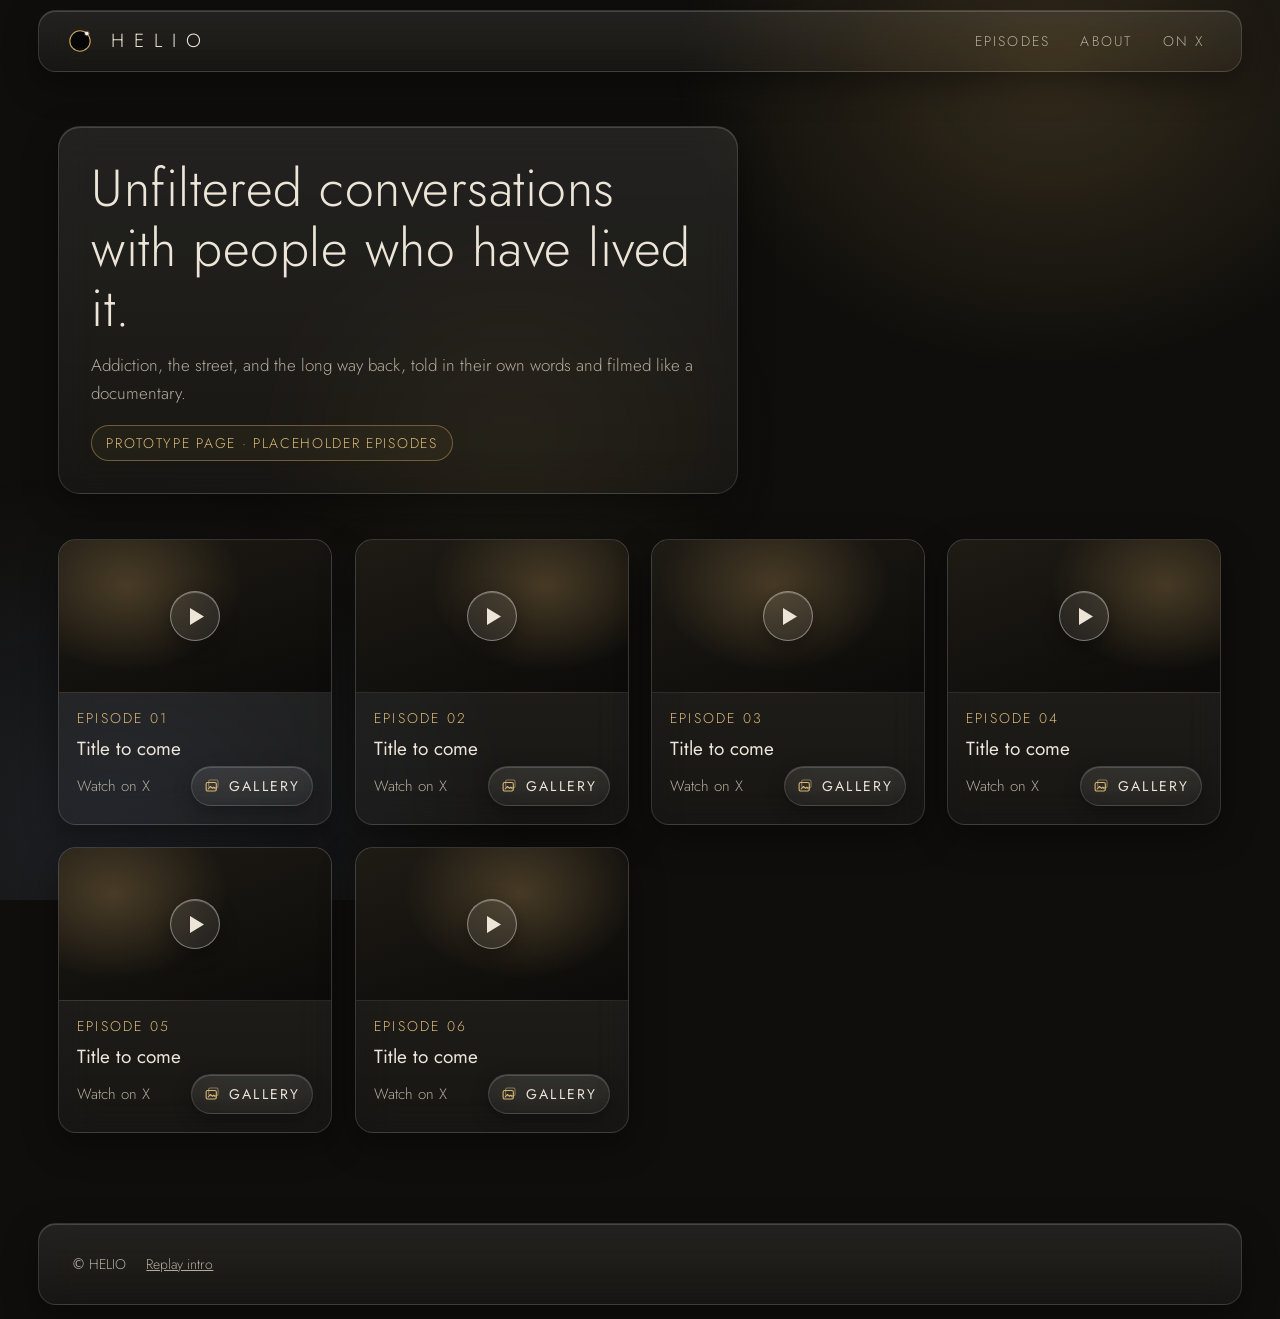
<file: episodes.html>
<!doctype html>
<html lang="en">
<head>
<meta charset="utf-8">
<meta name="viewport" content="width=device-width, initial-scale=1, viewport-fit=cover">
<title>HELIO · Episodes</title>
<meta name="description" content="HELIO: cinematic interviews with people who have lived it.">
<meta name="theme-color" content="#0F0E0C">
<meta property="og:type" content="website">
<meta property="og:title" content="Helio">
<meta property="og:description" content="Cinematic interviews with people who have lived it.">
<meta property="og:image" content="https://ghost00tsohg.github.io/helio-site/og-image.jpg">
<meta property="og:image:width" content="1200">
<meta property="og:image:height" content="630">
<meta property="og:url" content="https://ghost00tsohg.github.io/helio-site/episodes.html">
<meta name="twitter:card" content="summary_large_image">
<link rel="icon" href="./assets/favicon.svg" type="image/svg+xml">
<link rel="apple-touch-icon" href="./assets/apple-touch-icon.png">
<script>try{if(sessionStorage.getItem('helio:from-intro')){document.documentElement.classList.add('arrive');sessionStorage.removeItem('helio:from-intro')}}catch(e){}</script>
<style>@font-face{font-family:Jost;src:url(assets/fonts/jost-300-500.woff2)format("woff2");font-weight:300 500;font-display:swap}:root{--bg:#0f0e0c;--gold:#c9a35e;--ivory:#ece5d8;--muted:#b3ab9c;--pearl:#fbf1dc;--glass:linear-gradient(180deg, #ffffff16, #ffffff09);--glass-edge:#ffffff21;--glass-hi:inset 0 1px 0 #ffffff29;--glass-shadow:0 12px 34px #00000061;--blur:blur(18px) saturate(140%)}*{box-sizing:border-box;margin:0;padding:0}body{background:var(--bg);color:var(--ivory);-webkit-font-smoothing:antialiased;min-height:100vh;font:300 16px/1.6 Jost,ui-sans-serif,system-ui,sans-serif}body:before{content:"";z-index:-1;pointer-events:none;background:radial-gradient(42vmax 34vmax at 82% 8%,#c9a35e33,#c9a35e00 70%),radial-gradient(48vmax 40vmax at 8% 92%,#6c7ca029,#6c7ca000 70%),radial-gradient(30vmax 26vmax at 40% 48%,#c9a35e12,#c9a35e00 70%);position:fixed;inset:0}a{color:inherit}.glass,header,.lede,.card,footer{background:var(--glass);border:1px solid var(--glass-edge);box-shadow:var(--glass-hi), var(--glass-shadow);-webkit-backdrop-filter:var(--blur);backdrop-filter:var(--blur)}header{top:max(10px, env(safe-area-inset-top));z-index:5;margin:max(10px, env(safe-area-inset-top)) clamp(10px, 3vw, 40px) 0;border-radius:18px;align-items:center;gap:14px;padding:8px clamp(12px,2.4vw,24px);display:flex;position:sticky}.logo{align-items:center;gap:14px;min-height:44px;text-decoration:none;display:flex}.ring{width:34px;height:34px;overflow:visible}.word{letter-spacing:.52em;font-size:19px;font-weight:300}header nav{letter-spacing:.16em;text-transform:uppercase;color:var(--muted);gap:6px;margin-left:auto;font-size:14px;display:flex}header nav a{border-radius:12px;align-items:center;min-height:44px;padding:0 12px;text-decoration:none;display:inline-flex}header nav a:hover,header nav a:focus-visible{color:var(--ivory);background:#ffffff0f;outline:none}header nav a:focus-visible{border-radius:999px;box-shadow:0 0 0 3px #c9a35e8c}main{max-width:1240px;margin:0 auto;padding:4vh clamp(14px,3vw,40px) 10vh}.lede{border-radius:22px;max-width:680px;margin:2vh 0 5vh;padding:clamp(20px,3vw,32px)}.lede h1{letter-spacing:.01em;font-size:clamp(30px,4.4vw,52px);font-weight:300;line-height:1.15}.lede p{color:var(--muted);margin-top:14px;font-size:17px}.note{letter-spacing:.12em;text-transform:uppercase;color:#d9b877;background:#c9a35e0f;border:1px solid #c9a35e73;border-radius:99px;margin-top:18px;padding:6px 14px;font-size:14px;display:inline-block}.grid{grid-template-columns:repeat(auto-fill,minmax(260px,1fr));gap:22px;display:grid}.card{--parx:0px;--pary:0px;transform:translate3d(var(--parx), var(--pary), 0);will-change:transform;border-radius:18px;transition:transform .3s,border-color .3s,box-shadow .3s;display:block;position:relative;overflow:hidden}@media (hover:hover){.grid .card:hover{transform:translate3d(var(--parx),calc(var(--pary) - 3px),0);border-color:#ffffff5c;box-shadow:var(--glass-hi),var(--glass-shadow),0 0 0 .5px #c9a35e40,0 0 26px #c9a35e52}}@media (prefers-reduced-motion:reduce){.card{will-change:auto;transform:none!important}.grid .card:before,.grid .card:after{animation:none!important}}@property --edge{syntax:"<angle>";inherits:false;initial-value:40deg}.grid .card:before,.grid .card:after{content:"";pointer-events:none;border-radius:inherit;position:absolute;opacity:0;transition:opacity .35s}.grid .card:before{z-index:2;background:conic-gradient(from var(--edge),transparent 0deg 250deg,#c9a35e00 262deg,#c9a35e8c 300deg,#fbf1dcd9 318deg,#c9a35e80 334deg,transparent 352deg);-webkit-mask:linear-gradient(#000 0 0) content-box,linear-gradient(#000 0 0);-webkit-mask-composite:xor,source-over;mask:linear-gradient(#000 0 0) content-box exclude,linear-gradient(#000 0 0);padding:1px;inset:-1px}.grid .card:after{z-index:1;background:radial-gradient(closest-side,#c9a35e29,#c9a35e0f 60%,#0000);inset:-14px -22px}@keyframes enter-edge{to{--edge:400deg}}@keyframes enter-glow{0%{opacity:.35}to{opacity:.8}}@media (hover:hover){.grid .card:hover:before{opacity:1;animation:7s linear infinite enter-edge}.grid .card:hover:after{opacity:.5;animation:5.6s ease-in-out infinite alternate enter-glow}}@media (hover:none){.grid .card.edge-lit:before{opacity:1;animation:7s linear infinite enter-edge}.grid .card.edge-lit:after{opacity:.5;animation:5.6s ease-in-out infinite alternate enter-glow}}.watch{z-index:2;outline:none;text-decoration:none;display:block;position:relative}.gbtn{z-index:3}.card:has(.watch:focus-visible){transform:translate3d(var(--parx), calc(var(--pary) - 3px), 0);box-shadow:var(--glass-hi), var(--glass-shadow), 0 0 0 1px #c9a35e2e;border-color:#c9a35e73;outline:none}.thumb{aspect-ratio:16/9;background:radial-gradient(60% 80% at var(--x,30%) 30%, #c9a35e3d, #c9a35e00 70%), linear-gradient(160deg, #1f1b15d9, #0c0b09d9);border-bottom:1px solid #ffffff14;position:relative}.thumb:after{content:"";-webkit-backdrop-filter:blur(8px);backdrop-filter:blur(8px);background:url("data:image/svg+xml,%3Csvg xmlns='http://www.w3.org/2000/svg' viewBox='0 0 10 12'%3E%3Cpath d='M0 0l10 6-10 6z' fill='%23ECE5D8'/%3E%3C/svg%3E") 55%/14px no-repeat,#ffffff14;border:1px solid #fff6;border-radius:50%;width:48px;height:48px;position:absolute;top:50%;left:50%;transform:translate(-50%,-50%);box-shadow:inset 0 1px #ffffff40,0 6px 18px #00000059}.meta{padding:14px 18px 18px}.ep{letter-spacing:.16em;text-transform:uppercase;color:#d9b877;font-size:14px}.title{margin-top:4px;font-size:19px;font-weight:400}.sub{color:var(--muted);margin-top:2px;font-size:15px}.menu-btn{cursor:pointer;width:44px;height:44px;color:var(--ivory);border:1px solid var(--glass-edge);box-shadow:var(--glass-hi);background:#ffffff0d;border-radius:50%;flex:none;place-items:center;padding:0;display:none}.menu-btn svg{width:20px;height:20px}.menu-btn:focus-visible{box-shadow:var(--glass-hi), 0 0 0 3px #c9a35e4d;border-color:#c9a35ebf;outline:none}.menu-btn:active{border-color:#c9a35e80;transform:scale(.95)}.menu{inset:auto;top:calc(max(10px, env(safe-area-inset-top)) + 66px);right:max(10px, env(safe-area-inset-right));min-width:190px;color:var(--ivory);background:var(--glass);border:1px solid var(--glass-edge);box-shadow:var(--glass-hi), var(--glass-shadow);-webkit-backdrop-filter:var(--blur);backdrop-filter:var(--blur);opacity:0;transform-origin:100% 0;transition:opacity .18s ease, transform .22s cubic-bezier(.2,.7,.2,1), display .22s allow-discrete, overlay .22s allow-discrete;background-color:#14121080;border-radius:18px;margin:0;padding:8px;position:fixed;left:auto;transform:translateY(-6px)scale(.98)}.menu:popover-open{opacity:1;transform:none}@starting-style{.menu:popover-open{opacity:0;transform:translateY(-6px)scale(.98)}}.menu::backdrop{background:0 0}.menu a{letter-spacing:.16em;text-transform:uppercase;border-radius:12px;align-items:center;min-height:48px;padding:0 16px;font:400 15px/1 Jost,ui-sans-serif,system-ui,sans-serif;text-decoration:none;display:flex}.menu a:active,.menu a:focus-visible{color:#fff;background:#c9a35e1f;outline:none}footer{margin:0 clamp(10px, 3vw, 40px) max(14px, env(safe-area-inset-bottom));color:var(--muted);border-radius:18px;flex-wrap:wrap;align-items:center;gap:20px;padding:18px clamp(16px,3vw,32px);font-size:14px;display:flex}footer a{align-items:center;min-height:44px;display:inline-flex}.meta .sub{align-items:center;min-height:40px;margin-right:130px;display:flex}.gbtn{border:1px solid var(--glass-edge);background:var(--glass);min-height:40px;box-shadow:var(--glass-hi), 0 6px 18px #0000004d;-webkit-backdrop-filter:var(--blur);backdrop-filter:var(--blur);color:var(--ivory);letter-spacing:.16em;text-transform:uppercase;cursor:pointer;border-radius:999px;align-items:center;gap:8px;padding:0 14px 0 12px;font:400 14px/1 Jost,ui-sans-serif,system-ui,sans-serif;transition:border-color .25s,background-color .25s,transform .12s;display:inline-flex;position:absolute;bottom:18px;right:18px}.gbtn span{margin-right:-.16em}.gbtn svg{color:#d9b877;flex:none;width:17px;height:17px}@media (hover:hover){.gbtn:hover{background-color:#c9a35e1a;border-color:#c9a35e80}}.gbtn:focus-visible{box-shadow:var(--glass-hi), 0 0 0 3px #c9a35e4d;border-color:#c9a35ebf;outline:none}.gbtn:active{border-color:#c9a35e80;transition-duration:80ms;transform:scale(.96)}html.gal-open{overflow:hidden}.gal{width:100%;max-width:none;height:100%;max-height:none;color:var(--ivory);opacity:0;background:radial-gradient(60vmax 40vmax at 80% 0,#c9a35e1a,#c9a35e00 70%),radial-gradient(60vmax 44vmax at 0 100%,#6c7ca017,#6c7ca000 70%),#090807;border:0;margin:0;padding:0;font:300 16px/1.5 Jost,ui-sans-serif,system-ui,sans-serif;transition:opacity .24s;position:fixed;inset:0;overflow:hidden}.gal::backdrop{background:0 0}.gal.in{opacity:1}.gal-track{scroll-snap-type:x mandatory;overscroll-behavior:contain;scrollbar-width:none;transition:transform .32s cubic-bezier(.2,.7,.2,1);display:flex;position:absolute;inset:0;overflow:auto hidden;transform:scale(.985)}.gal.in .gal-track{transform:none}.gal-track::-webkit-scrollbar{display:none}.gal.zoomed .gal-track{overflow-x:hidden}@media (hover:hover) and (pointer:fine){.gal-track{cursor:grab}}.gal.dragging .gal-track{scroll-snap-type:none;cursor:grabbing;-webkit-user-select:none;user-select:none}.gal-slide{scroll-snap-align:center;scroll-snap-stop:always;padding:calc(max(14px, env(safe-area-inset-top)) + 78px) max(96px, env(safe-area-inset-right)) max(18px, env(safe-area-inset-bottom)) max(96px, env(safe-area-inset-left));flex-direction:column;flex:0 0 100%;margin:0;display:flex}.gal-stage{touch-action:pan-x;flex:1;place-items:center;min-height:0;display:grid;container-type:size}.gal.zoomed .gal-stage{touch-action:none;cursor:grab}.gal-frame{--ar:3 / 2;width:min(100cqw, 100cqh * var(--ar));aspect-ratio:var(--ar);background:#ffffff0a;border-radius:8px;position:relative;overflow:hidden;box-shadow:0 0 0 1px #ffffff12,0 24px 70px #0000008c}.gal-frame img{object-fit:contain;transform-origin:0 0;opacity:0;-webkit-user-select:none;user-select:none;-webkit-user-drag:none;-webkit-touch-callout:none;width:100%;height:100%;transition:opacity .3s;display:block}.gal-frame.loaded img{opacity:1}.gal-frame .hl{width:56px;height:56px;margin:-28px 0 0 -28px;position:absolute;top:50%;left:50%}.gal-frame.loaded .hl,.gal-frame.failed .hl{display:none}.gal-slide figcaption{text-align:center;min-height:28px;color:var(--muted);flex:none;padding-top:14px;font-size:15px}.gal-kind{color:#d9b877;letter-spacing:.16em;text-transform:uppercase;margin-right:12px;font-size:14px}.gal-status{color:var(--muted);text-align:center;margin:auto;padding:0 24px;font-size:16px}.gal-status .hl{width:56px;height:56px;margin:0 auto 14px}.gal-bar{z-index:2;top:max(14px, env(safe-area-inset-top));left:max(14px, env(safe-area-inset-left));right:max(14px, env(safe-area-inset-right));background:var(--glass);border:1px solid var(--glass-edge);box-shadow:var(--glass-hi), var(--glass-shadow);-webkit-backdrop-filter:var(--blur);backdrop-filter:var(--blur);border-radius:18px;align-items:center;gap:14px;padding:6px 6px 6px 20px;display:flex;position:absolute}.gal-title{white-space:nowrap;text-overflow:ellipsis;flex:1;min-width:0;font-size:17px;font-weight:300;overflow:hidden}.gal-ep{color:#d9b877;letter-spacing:.16em;text-transform:uppercase;margin-right:12px;font-size:14px}.gal-count{color:var(--muted);letter-spacing:.08em;font-variant-numeric:tabular-nums;font-size:14px}.gal-btn{cursor:pointer;width:44px;height:44px;color:var(--ivory);border:1px solid var(--glass-edge);box-shadow:var(--glass-hi);background:#ffffff0f;border-radius:50%;place-items:center;padding:0;transition:border-color .2s,background-color .2s,opacity .2s;display:grid}@media (hover:hover){.gal-btn:not(:disabled):hover{background-color:#c9a35e1a;border-color:#c9a35e80}}.gal-btn:focus-visible{box-shadow:var(--glass-hi), 0 0 0 3px #c9a35e4d;border-color:#c9a35ebf;outline:none}.gal-nav{z-index:2;background:var(--glass);width:54px;height:54px;box-shadow:var(--glass-hi), var(--glass-shadow);-webkit-backdrop-filter:var(--blur);backdrop-filter:var(--blur);margin-top:-27px;position:absolute;top:50%}.gal-prev{left:max(22px, env(safe-area-inset-left))}.gal-next{right:max(22px, env(safe-area-inset-right))}.gal-nav:disabled{opacity:.28;cursor:default}@media (hover:none) and (pointer:coarse){.gal-nav{display:none}}@media (max-width:560px),(hover:none) and (pointer:coarse){.gal-slide{padding:calc(max(12px, env(safe-area-inset-top)) + 72px) max(12px, env(safe-area-inset-right)) max(16px, env(safe-area-inset-bottom)) max(12px, env(safe-area-inset-left))}.gal-bar{top:max(10px, env(safe-area-inset-top));left:max(10px, env(safe-area-inset-left));right:max(10px, env(safe-area-inset-right));gap:10px;padding-left:16px}.gal-title{font-size:16px}.gal-name{display:none}}@media (prefers-reduced-motion:reduce){.gal,.gal-track,.gal-frame img{transition:none}}@supports not ((-webkit-backdrop-filter:blur(1px)) or (backdrop-filter:blur(1px))){header,.lede,.card,footer{background:#1a1815f0}.thumb:after{background-color:#00000073}.gbtn,.gal-bar,.gal-nav,.menu{background:#221f1bf5}}.veil{z-index:10;pointer-events:none;opacity:0;background:#050507;position:fixed;inset:0}.arrive .veil{animation:.95s cubic-bezier(.2,.65,.25,1) forwards veil}.arrive .lede{animation:.9s cubic-bezier(.2,.7,.2,1) .55s both rise}.arrive .card{animation:rise .8s cubic-bezier(.2,.7,.2,1) calc(.8s + var(--i,0) * .13s) both}.card:nth-child(2){--i:1}.card:nth-child(3){--i:2}.card:nth-child(4){--i:3}.card:nth-child(5){--i:4}.card:nth-child(6){--i:5}.card:nth-child(n+7){--i:6}@keyframes veil{0%{opacity:1}to{opacity:0}}@keyframes rise{0%{opacity:0;transform:translateY(18px)}to{opacity:1;transform:none}}@media (prefers-reduced-motion:reduce){.arrive .veil{animation-duration:.3s}.arrive .lede,.arrive .card{animation:.4s both veil-in}}@keyframes veil-in{0%{opacity:0}}html,body{overflow-x:clip}a,button{-webkit-tap-highlight-color:transparent}.card:has(.watch:active){transform:translate3d(var(--parx), var(--pary), 0) scale(.985);border-color:#c9a35e73;transition-duration:.12s}@media (max-width:560px){body{font-size:17px}header{margin:max(10px, env(safe-area-inset-top)) max(10px, env(safe-area-inset-right)) 0 max(10px, env(safe-area-inset-left));gap:10px;padding:6px 8px 6px 14px}.word{letter-spacing:.46em;font-size:18px}header nav{gap:0}header nav a:not([href^=http]){display:none}.menu-btn{display:grid}header nav a{border:1px solid var(--glass-edge);min-height:44px;color:var(--ivory);box-shadow:var(--glass-hi);background:#ffffff0d;border-radius:999px;padding:0 16px}main{padding:20px max(14px, env(safe-area-inset-right)) 48px max(14px, env(safe-area-inset-left))}.lede{border-radius:22px;margin:4px 0 26px;padding:24px 22px 22px}.lede h1{text-wrap:balance;font-size:clamp(28px,8.2vw,36px);line-height:1.18}.lede p{font-size:17px;line-height:1.55}.note{letter-spacing:.1em;font-size:14px}.grid{grid-template-columns:minmax(0,1fr);gap:18px}.card{border-radius:20px}.thumb:after{background-size:17px;width:60px;height:60px}.meta{min-height:104px;padding:16px 20px 20px}.meta .sub{min-height:44px;margin-right:138px}.gbtn{min-height:44px;padding:0 16px 0 14px;bottom:20px;right:20px}.title{margin-top:6px;font-size:21px}.sub{margin-top:4px;font-size:16px}footer{margin:0 max(10px, env(safe-area-inset-right)) max(14px, env(safe-area-inset-bottom)) max(10px, env(safe-area-inset-left));justify-content:space-between;padding:10px 20px;font-size:15px}footer a{padding:0 4px}}.thumb{overflow:hidden;isolation:isolate}.thumb:before{content:"";z-index:-1;background:inherit;transition:transform 7s cubic-bezier(.2,.6,.2,1);position:absolute;inset:0}.thumb>img{transition:transform 7s cubic-bezier(.2,.6,.2,1)}@media (hover:hover){.card:not(.has-trailer):hover .thumb:before,.card:not(.has-trailer):hover .thumb>img{transform:scale(1.07)}}.thumb:after{transition:opacity .4s}.trailer{object-fit:cover;opacity:0;pointer-events:none;width:100%;height:100%;transition:opacity .6s;position:absolute;inset:0}.card.playing .trailer{opacity:1}.card.playing .thumb:after{opacity:0}.tcard{z-index:40;text-align:center;opacity:0;pointer-events:none;background:radial-gradient(60vmax 40vmax at 50% 42%,#c9a35e14,#c9a35e00 70%),#050507;place-content:center;justify-items:center;gap:16px;padding:0 8vw;transition:opacity .45s cubic-bezier(.2,.65,.25,1);display:grid;position:fixed;inset:0}.tcard.in{opacity:1;pointer-events:auto}.tcard .ep,.tcard-title{opacity:0;transform:translateY(8px)}.tcard .ep{transition:opacity 1s .25s,transform 1.4s cubic-bezier(.2,.7,.2,1) .25s}.tcard-title{letter-spacing:.06em;filter:blur(6px);font-size:clamp(30px,5vw,60px);font-weight:300;line-height:1.15;transition:opacity 1.2s .4s,filter 1.4s .4s,transform 1.6s cubic-bezier(.2,.7,.2,1) .4s}.tcard-line{background:linear-gradient(90deg,#c9a35e00,#c9a35e,#c9a35e00);width:0;height:1px;transition:width 1.6s cubic-bezier(.2,.7,.2,1) .5s}.tcard.in .ep,.tcard.in .tcard-title{opacity:1;filter:none;transform:none}.tcard.in .tcard-line{width:min(220px,40vw)}@media (prefers-reduced-motion:reduce){.tcard,.tcard *{transition-duration:.2s!important;transition-delay:0s!important;filter:none!important;transform:none!important}.thumb:before,.thumb>img{transition:none}}</style>
  <script type="module" crossorigin src="./assets/episodes-yhsBpuLs.js"></script>
  <link rel="modulepreload" crossorigin href="./assets/preload-helper-BmaJr4lw.js">
  <link rel="modulepreload" crossorigin href="./assets/rolldown-runtime-DK3Fl9T5.js">
  <link rel="modulepreload" crossorigin href="./assets/arrive-cV8JlkLZ.js">
  <link rel="modulepreload" crossorigin href="./assets/site-D_aDtduk.js">
</head>
<body>
<div class="veil"></div>
<header>
  <a class="logo" href="episodes.html" aria-label="HELIO home">
    <svg class="ring" viewBox="-100 -100 200 200" aria-hidden="true">
      <defs><radialGradient id="h" cx="40.15" cy="-44.59" r="22" gradientUnits="userSpaceOnUse"><stop offset="0" stop-color="#FBF1DC" stop-opacity=".9"/><stop offset="1" stop-color="#FBF1DC" stop-opacity="0"/></radialGradient></defs>
      <circle r="60" fill="#060505"/><circle r="60" fill="none" stroke="#C9A35E" stroke-width="6.5"/>
      <circle class="bead-h" cx="40.15" cy="-44.59" r="18" fill="url(#h)" opacity=".55"/>
      <circle cx="40.15" cy="-44.59" r="10.5" fill="#FBF1DC"/>
    </svg>
    <span class="word">HELIO</span>
  </a>
  <nav><a href="#episodes">Episodes</a><a href="#about">About</a><a href="https://x.com/watchhelio" target="_blank" rel="noopener">On X</a></nav>
  <button class="menu-btn" type="button" popovertarget="menu" aria-label="Menu"><svg viewBox="0 0 20 20" aria-hidden="true"><path d="M3.5 6.5h13M3.5 10h13M3.5 13.5h13" stroke="currentColor" stroke-width="1.4" stroke-linecap="round" fill="none"/></svg></button>
</header>
<nav class="menu" id="menu" popover aria-label="Site"><a href="#episodes">Episodes</a><a href="#about">About</a></nav>
<main id="episodes">
  <section class="lede">
    <h1>Unfiltered conversations with people who have lived it.</h1>
    <p>Addiction, the street, and the long way back, told in their own words and filmed like a documentary.</p>
    <span class="note">Prototype page · placeholder episodes</span>
  </section>
  <section class="grid" aria-label="Episodes">
    <article class="card" style="--x:25%"><a class="watch" href="#"><div class="thumb"></div><div class="meta"><div class="ep">Episode 01</div><div class="title">Title to come</div><div class="sub">Watch on X</div></div></a><button class="gbtn" type="button" data-gallery="ep01" aria-haspopup="dialog" aria-label="Gallery, Episode 01 photos"><svg viewBox="0 0 20 20" aria-hidden="true"><rect x="5.5" y="3.5" width="11" height="9" rx="1.6" fill="none" stroke="currentColor" stroke-width="1.2" opacity=".55"/><rect x="2.5" y="6.5" width="12" height="10" rx="1.8" fill="none" stroke="currentColor" stroke-width="1.3"/><path d="M4.5 14.5l3.2-3.4 2.3 2.2 1.6-1.5 1.9 2.7" fill="none" stroke="currentColor" stroke-width="1.2" stroke-linejoin="round"/></svg><span>Gallery</span></button></article>
    <article class="card" style="--x:70%"><a class="watch" href="#"><div class="thumb"></div><div class="meta"><div class="ep">Episode 02</div><div class="title">Title to come</div><div class="sub">Watch on X</div></div></a><button class="gbtn" type="button" data-gallery="ep02" aria-haspopup="dialog" aria-label="Gallery, Episode 02 photos"><svg viewBox="0 0 20 20" aria-hidden="true"><rect x="5.5" y="3.5" width="11" height="9" rx="1.6" fill="none" stroke="currentColor" stroke-width="1.2" opacity=".55"/><rect x="2.5" y="6.5" width="12" height="10" rx="1.8" fill="none" stroke="currentColor" stroke-width="1.3"/><path d="M4.5 14.5l3.2-3.4 2.3 2.2 1.6-1.5 1.9 2.7" fill="none" stroke="currentColor" stroke-width="1.2" stroke-linejoin="round"/></svg><span>Gallery</span></button></article>
    <article class="card" style="--x:45%"><a class="watch" href="#"><div class="thumb"></div><div class="meta"><div class="ep">Episode 03</div><div class="title">Title to come</div><div class="sub">Watch on X</div></div></a><button class="gbtn" type="button" data-gallery="ep03" aria-haspopup="dialog" aria-label="Gallery, Episode 03 photos"><svg viewBox="0 0 20 20" aria-hidden="true"><rect x="5.5" y="3.5" width="11" height="9" rx="1.6" fill="none" stroke="currentColor" stroke-width="1.2" opacity=".55"/><rect x="2.5" y="6.5" width="12" height="10" rx="1.8" fill="none" stroke="currentColor" stroke-width="1.3"/><path d="M4.5 14.5l3.2-3.4 2.3 2.2 1.6-1.5 1.9 2.7" fill="none" stroke="currentColor" stroke-width="1.2" stroke-linejoin="round"/></svg><span>Gallery</span></button></article>
    <article class="card" style="--x:80%"><a class="watch" href="#"><div class="thumb"></div><div class="meta"><div class="ep">Episode 04</div><div class="title">Title to come</div><div class="sub">Watch on X</div></div></a><button class="gbtn" type="button" data-gallery="ep04" aria-haspopup="dialog" aria-label="Gallery, Episode 04 photos"><svg viewBox="0 0 20 20" aria-hidden="true"><rect x="5.5" y="3.5" width="11" height="9" rx="1.6" fill="none" stroke="currentColor" stroke-width="1.2" opacity=".55"/><rect x="2.5" y="6.5" width="12" height="10" rx="1.8" fill="none" stroke="currentColor" stroke-width="1.3"/><path d="M4.5 14.5l3.2-3.4 2.3 2.2 1.6-1.5 1.9 2.7" fill="none" stroke="currentColor" stroke-width="1.2" stroke-linejoin="round"/></svg><span>Gallery</span></button></article>
    <article class="card" style="--x:20%"><a class="watch" href="#"><div class="thumb"></div><div class="meta"><div class="ep">Episode 05</div><div class="title">Title to come</div><div class="sub">Watch on X</div></div></a><button class="gbtn" type="button" data-gallery="ep05" aria-haspopup="dialog" aria-label="Gallery, Episode 05 photos"><svg viewBox="0 0 20 20" aria-hidden="true"><rect x="5.5" y="3.5" width="11" height="9" rx="1.6" fill="none" stroke="currentColor" stroke-width="1.2" opacity=".55"/><rect x="2.5" y="6.5" width="12" height="10" rx="1.8" fill="none" stroke="currentColor" stroke-width="1.3"/><path d="M4.5 14.5l3.2-3.4 2.3 2.2 1.6-1.5 1.9 2.7" fill="none" stroke="currentColor" stroke-width="1.2" stroke-linejoin="round"/></svg><span>Gallery</span></button></article>
    <article class="card" style="--x:60%"><a class="watch" href="#"><div class="thumb"></div><div class="meta"><div class="ep">Episode 06</div><div class="title">Title to come</div><div class="sub">Watch on X</div></div></a><button class="gbtn" type="button" data-gallery="ep06" aria-haspopup="dialog" aria-label="Gallery, Episode 06 photos"><svg viewBox="0 0 20 20" aria-hidden="true"><rect x="5.5" y="3.5" width="11" height="9" rx="1.6" fill="none" stroke="currentColor" stroke-width="1.2" opacity=".55"/><rect x="2.5" y="6.5" width="12" height="10" rx="1.8" fill="none" stroke="currentColor" stroke-width="1.3"/><path d="M4.5 14.5l3.2-3.4 2.3 2.2 1.6-1.5 1.9 2.7" fill="none" stroke="currentColor" stroke-width="1.2" stroke-linejoin="round"/></svg><span>Gallery</span></button></article>
  </section>
</main>
<footer id="about"><span>© HELIO</span><a href="./index.html?intro">Replay intro</a></footer>
</body>
</html>
</file>
